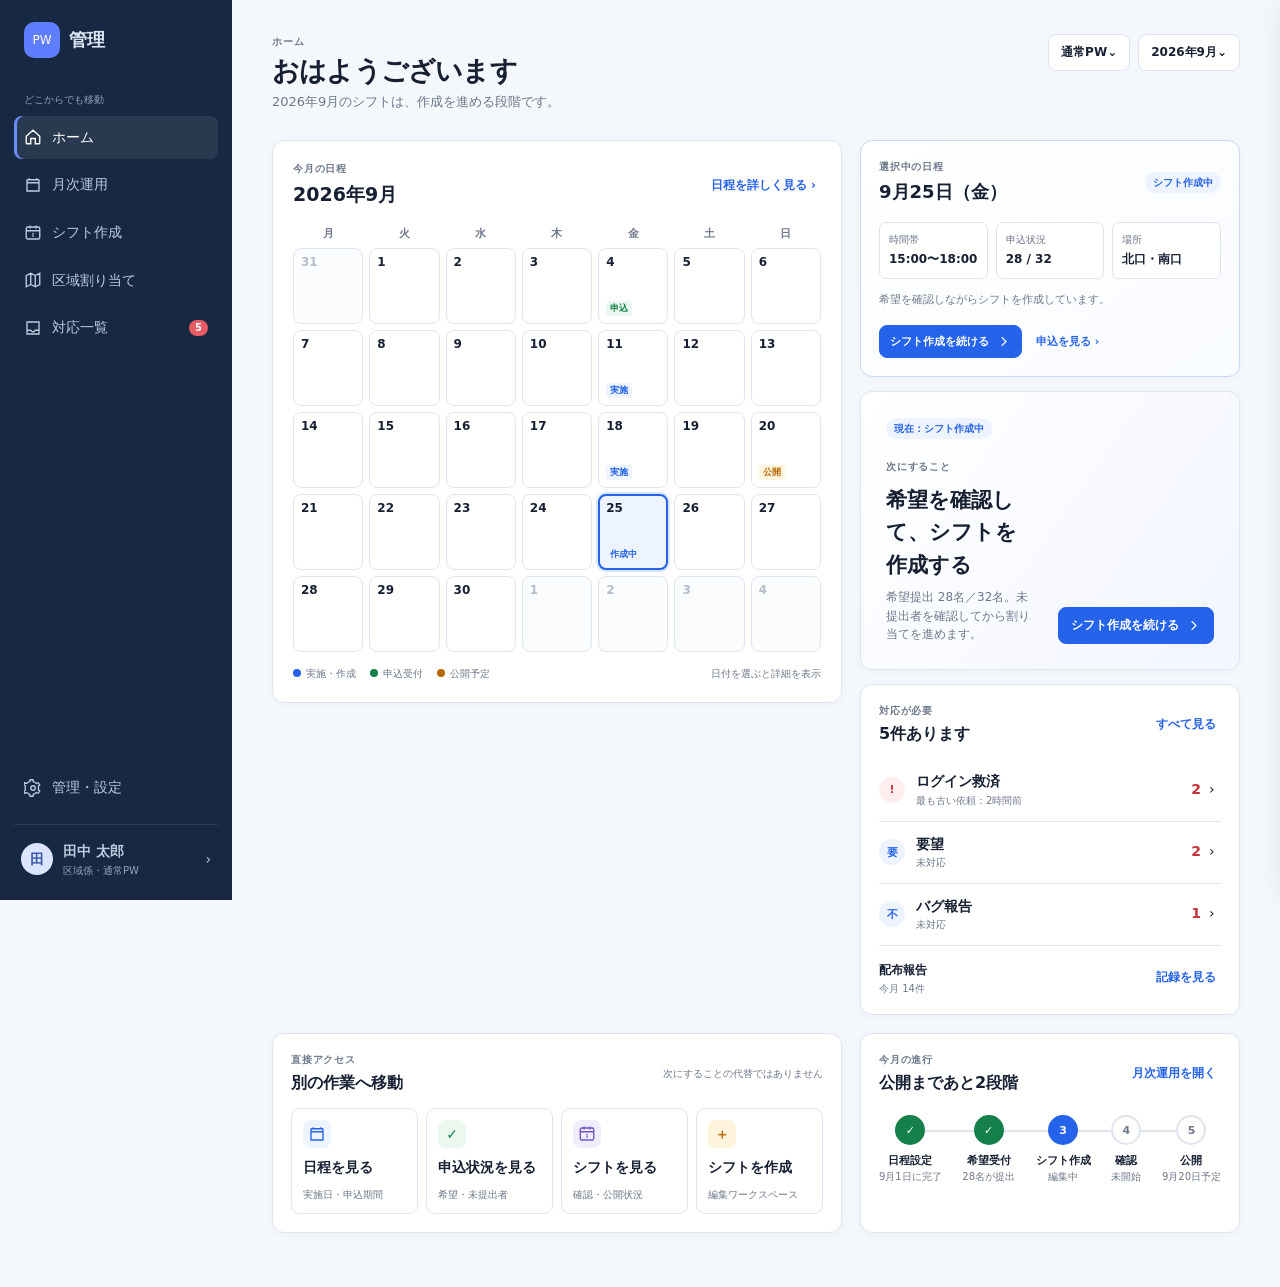
<file: mockup/index.html>
<!doctype html>
<html lang="ja">
<head>
  <meta charset="utf-8"><meta name="viewport" content="width=device-width,initial-scale=1">
  <meta name="description" content="PW管理アプリの情報設計・操作方式モックアップ">
  <title>PW管理｜UX再設計モック</title>
  <link rel="stylesheet" href="styles.css?v=3">
</head>
<body>
<svg class="sprite" aria-hidden="true">
  <symbol id="home" viewBox="0 0 24 24"><path d="m3 11 9-8 9 8v9a1 1 0 0 1-1 1h-5v-7H9v7H4a1 1 0 0 1-1-1Z"/></symbol>
  <symbol id="calendar" viewBox="0 0 24 24"><path d="M7 3v3m10-3v3M4 9h16M5 5h14a1 1 0 0 1 1 1v14H4V6a1 1 0 0 1 1-1Z"/></symbol>
  <symbol id="map" viewBox="0 0 24 24"><path d="m3 6 6-3 6 3 6-3v15l-6 3-6-3-6 3Zm6-3v15m6-12v15"/></symbol>
  <symbol id="shift" viewBox="0 0 24 24"><rect x="3" y="4" width="18" height="16" rx="2"/><path d="M3 9h18M8 2v4m8-4v4m-5 7h2m-2 3h2"/></symbol>
  <symbol id="inbox" viewBox="0 0 24 24"><path d="M4 4h16v16H4Zm0 11h5l2 2h2l2-2h5"/></symbol>
  <symbol id="settings" viewBox="0 0 24 24"><circle cx="12" cy="12" r="3"/><path d="M19 14.5a8 8 0 0 0 0-5l2-1.5-2-3-2.4 1a8 8 0 0 0-4.3-2.5L12 1H8l-.3 2.5A8 8 0 0 0 3.4 6L1 5 0 8l2 1.5a8 8 0 0 0 0 5L0 16l1 3 2.4-1 4.3 2.5L8 23h4l.3-2.5a8 8 0 0 0 4.3-2.5l2.4 1 2-3Z"/></symbol>
  <symbol id="arrow" viewBox="0 0 24 24"><path d="m9 5 7 7-7 7"/></symbol>
  <symbol id="check" viewBox="0 0 24 24"><path d="m5 12 4 4L19 6"/></symbol>
</svg>

<div class="app">
  <aside class="sidebar">
    <button class="brand" data-page="home"><span>PW</span><b>管理</b></button>
    <p class="nav-caption">どこからでも移動</p>
    <nav class="nav" aria-label="グローバルナビゲーション">
      <button class="nav-item active" data-page="home"><svg><use href="#home"/></svg>ホーム</button>
      <button class="nav-item" data-page="monthly"><svg><use href="#calendar"/></svg>月次運用</button>
      <button class="nav-item" data-page="shift"><svg><use href="#shift"/></svg>シフト作成</button>
      <button class="nav-item" data-page="territory"><svg><use href="#map"/></svg>区域割り当て</button>
      <button class="nav-item" data-page="inbox"><svg><use href="#inbox"/></svg>対応一覧 <b class="badge">5</b></button>
    </nav>
    <div class="grow"></div>
    <button class="nav-item" data-page="settings"><svg><use href="#settings"/></svg>管理・設定</button>
    <button class="account" data-open-sheet="account"><span class="avatar">田</span><span><b>田中 太郎</b><small>区域係・通常PW</small></span><span>›</span></button>
  </aside>

  <header class="mobile-head"><button class="brand" data-page="home"><span>PW</span><b>管理</b></button><button class="avatar" data-open-sheet="account" aria-label="アカウント">田</button></header>

  <main id="main" tabindex="-1">
    <section class="page active" data-view="home">
      <header class="page-head"><div><p class="eyebrow">ホーム</p><h1>おはようございます</h1><p class="lead">2026年9月のシフトは、作成を進める段階です。</p></div><div class="context"><button class="chip" data-context="pw">通常PW⌄</button><button class="chip" data-context="month">2026年9月⌄</button></div></header>
      <div class="home-command-grid">
        <section class="section home-calendar-card">
          <div class="section-head"><div><p class="eyebrow">今月の日程</p><h2>2026年9月</h2></div><button class="text-button" data-page="monthly" data-month-tab="schedule">日程を詳しく見る ›</button></div>
          <div class="home-calendar" role="grid" aria-label="2026年9月の日程">
            <b role="columnheader">月</b><b role="columnheader">火</b><b role="columnheader">水</b><b role="columnheader">木</b><b role="columnheader">金</b><b role="columnheader">土</b><b role="columnheader">日</b>
            <button class="home-day outside" type="button" role="gridcell" data-home-date="2026-08-31" aria-label="8月31日"><span class="day-number">31</span></button>
            <button class="home-day" type="button" role="gridcell" data-home-date="2026-09-01" aria-label="9月1日"><span class="day-number">1</span></button>
            <button class="home-day" type="button" role="gridcell" data-home-date="2026-09-02" aria-label="9月2日"><span class="day-number">2</span></button>
            <button class="home-day" type="button" role="gridcell" data-home-date="2026-09-03" aria-label="9月3日"><span class="day-number">3</span></button>
            <button class="home-day event-green" type="button" role="gridcell" data-home-date="2026-09-04" aria-label="9月4日 申込受付開始"><span class="day-number">4</span><span class="day-status">申込</span></button>
            <button class="home-day" type="button" role="gridcell" data-home-date="2026-09-05" aria-label="9月5日"><span class="day-number">5</span></button>
            <button class="home-day" type="button" role="gridcell" data-home-date="2026-09-06" aria-label="9月6日"><span class="day-number">6</span></button>
            <button class="home-day" type="button" role="gridcell" data-home-date="2026-09-07" aria-label="9月7日"><span class="day-number">7</span></button>
            <button class="home-day" type="button" role="gridcell" data-home-date="2026-09-08" aria-label="9月8日"><span class="day-number">8</span></button>
            <button class="home-day" type="button" role="gridcell" data-home-date="2026-09-09" aria-label="9月9日"><span class="day-number">9</span></button>
            <button class="home-day" type="button" role="gridcell" data-home-date="2026-09-10" aria-label="9月10日"><span class="day-number">10</span></button>
            <button class="home-day event-blue" type="button" role="gridcell" data-home-date="2026-09-11" aria-label="9月11日 実施"><span class="day-number">11</span><span class="day-status">実施</span></button>
            <button class="home-day" type="button" role="gridcell" data-home-date="2026-09-12" aria-label="9月12日"><span class="day-number">12</span></button>
            <button class="home-day" type="button" role="gridcell" data-home-date="2026-09-13" aria-label="9月13日"><span class="day-number">13</span></button>
            <button class="home-day" type="button" role="gridcell" data-home-date="2026-09-14" aria-label="9月14日"><span class="day-number">14</span></button>
            <button class="home-day" type="button" role="gridcell" data-home-date="2026-09-15" aria-label="9月15日"><span class="day-number">15</span></button>
            <button class="home-day" type="button" role="gridcell" data-home-date="2026-09-16" aria-label="9月16日"><span class="day-number">16</span></button>
            <button class="home-day" type="button" role="gridcell" data-home-date="2026-09-17" aria-label="9月17日"><span class="day-number">17</span></button>
            <button class="home-day event-blue" type="button" role="gridcell" data-home-date="2026-09-18" aria-label="9月18日 実施"><span class="day-number">18</span><span class="day-status">実施</span></button>
            <button class="home-day" type="button" role="gridcell" data-home-date="2026-09-19" aria-label="9月19日"><span class="day-number">19</span></button>
            <button class="home-day event-amber" type="button" role="gridcell" data-home-date="2026-09-20" aria-label="9月20日 シフト公開予定"><span class="day-number">20</span><span class="day-status">公開</span></button>
            <button class="home-day" type="button" role="gridcell" data-home-date="2026-09-21" aria-label="9月21日"><span class="day-number">21</span></button>
            <button class="home-day" type="button" role="gridcell" data-home-date="2026-09-22" aria-label="9月22日"><span class="day-number">22</span></button>
            <button class="home-day" type="button" role="gridcell" data-home-date="2026-09-23" aria-label="9月23日"><span class="day-number">23</span></button>
            <button class="home-day" type="button" role="gridcell" data-home-date="2026-09-24" aria-label="9月24日"><span class="day-number">24</span></button>
            <button class="home-day event-blue selected" type="button" role="gridcell" data-home-date="2026-09-25" aria-label="9月25日 実施 シフト作成中" aria-pressed="true"><span class="day-number">25</span><span class="day-status">作成中</span></button>
            <button class="home-day" type="button" role="gridcell" data-home-date="2026-09-26" aria-label="9月26日"><span class="day-number">26</span></button>
            <button class="home-day" type="button" role="gridcell" data-home-date="2026-09-27" aria-label="9月27日"><span class="day-number">27</span></button>
            <button class="home-day" type="button" role="gridcell" data-home-date="2026-09-28" aria-label="9月28日"><span class="day-number">28</span></button>
            <button class="home-day" type="button" role="gridcell" data-home-date="2026-09-29" aria-label="9月29日"><span class="day-number">29</span></button>
            <button class="home-day" type="button" role="gridcell" data-home-date="2026-09-30" aria-label="9月30日"><span class="day-number">30</span></button>
            <button class="home-day outside" type="button" role="gridcell" data-home-date="2026-10-01" aria-label="10月1日"><span class="day-number">1</span></button>
            <button class="home-day outside" type="button" role="gridcell" data-home-date="2026-10-02" aria-label="10月2日"><span class="day-number">2</span></button>
            <button class="home-day outside" type="button" role="gridcell" data-home-date="2026-10-03" aria-label="10月3日"><span class="day-number">3</span></button>
            <button class="home-day outside" type="button" role="gridcell" data-home-date="2026-10-04" aria-label="10月4日"><span class="day-number">4</span></button>
          </div>
          <div class="home-calendar-legend"><span><i class="blue-dot"></i>実施・作成</span><span><i class="green-dot"></i>申込受付</span><span><i class="amber-dot"></i>公開予定</span><small>日付を選ぶと詳細を表示</small></div>
        </section>
        <div class="home-summary">
          <section class="section selected-day-card" aria-live="polite"><div class="section-head"><div><p class="eyebrow">選択中の日程</p><h2 id="home-date-title">9月25日（金）</h2></div><span class="status current" id="home-date-status">シフト作成中</span></div><dl class="home-day-meta"><div><dt>時間帯</dt><dd id="home-date-time">15:00〜18:00</dd></div><div><dt>申込状況</dt><dd id="home-date-applications">28 / 32</dd></div><div><dt>場所</dt><dd id="home-date-places">北口・南口</dd></div></dl><p class="home-date-note" id="home-date-note">希望を確認しながらシフトを作成しています。</p><div class="home-date-actions"><button class="button primary" id="home-primary-action" data-page="shift"><span id="home-primary-label">シフト作成を続ける</span><svg><use href="#arrow"/></svg></button><button class="text-button" id="home-secondary-action" data-page="monthly" data-month-tab="wishes"><span id="home-secondary-label">申込を見る</span> ›</button></div></section>
          <section class="next-action"><div><span class="status current">現在：シフト作成中</span><p class="eyebrow action-label">次にすること</p><h2>希望を確認して、シフトを作成する</h2><p>希望提出 28名／32名。未提出者を確認してから割り当てを進めます。</p></div><button class="button primary" data-page="shift">シフト作成を続ける <svg><use href="#arrow"/></svg></button></section>
          <aside class="attention section"><div class="section-head"><div><p class="eyebrow">対応が必要</p><h2>5件あります</h2></div><button class="text-button" data-page="inbox">すべて見る</button></div><button class="attention-row" data-page="inbox"><i class="urgent">!</i><span><b>ログイン救済</b><small>最も古い依頼：2時間前</small></span><strong>2</strong>›</button><button class="attention-row" data-page="inbox"><i>要</i><span><b>要望</b><small>未対応</small></span><strong>2</strong>›</button><button class="attention-row" data-page="inbox"><i>不</i><span><b>バグ報告</b><small>未対応</small></span><strong>1</strong>›</button><div class="record"><span><b>配布報告</b><small>今月 14件</small></span><button class="text-button" data-page="inbox">記録を見る</button></div></aside>
        </div>
      </div>
      <div class="home-lower-grid">
        <section class="section"><div class="section-head"><div><p class="eyebrow">直接アクセス</p><h2>別の作業へ移動</h2></div><span class="hint">次にすることの代替ではありません</span></div><div class="quick-grid"><button data-page="monthly" data-month-tab="schedule"><span class="quick-icon blue"><svg><use href="#calendar"/></svg></span><b>日程を見る</b><small>実施日・申込期間</small></button><button data-page="monthly" data-month-tab="wishes"><span class="quick-icon green">✓</span><b>申込状況を見る</b><small>希望・未提出者</small></button><button data-page="monthly" data-month-tab="shifts"><span class="quick-icon purple"><svg><use href="#shift"/></svg></span><b>シフトを見る</b><small>確認・公開状況</small></button><button data-page="shift"><span class="quick-icon amber">＋</span><b>シフトを作成</b><small>編集ワークスペース</small></button></div></section>
        <section class="section"><div class="section-head"><div><p class="eyebrow">今月の進行</p><h2>公開まであと2段階</h2></div><button class="text-button" data-page="monthly">月次運用を開く</button></div><ol class="progress"><li class="done"><i>✓</i><span><b>日程設定</b><small>9月1日に完了</small></span></li><li class="done"><i>✓</i><span><b>希望受付</b><small>28名が提出</small></span></li><li class="now"><i>3</i><span><b>シフト作成</b><small>編集中</small></span></li><li><i>4</i><span><b>確認</b><small>未開始</small></span></li><li><i>5</i><span><b>公開</b><small>9月20日予定</small></span></li></ol></section>
      </div>
    </section>

    <section class="page" data-view="monthly">
      <header class="page-head compact"><div><p class="eyebrow">月次運用</p><h1>2026年9月・通常PW</h1><p class="lead">日程・申込・シフト確認を同じ月の文脈で横断します。</p></div><div class="context"><button class="chip" data-context="pw">通常PW⌄</button><button class="chip" data-context="month">2026年9月⌄</button></div></header>
      <div class="monthly-tabs" role="tablist"><button class="tab active" data-month-tab="schedule">日程</button><button class="tab" data-month-tab="wishes">申込状況 <b>28/32</b></button><button class="tab" data-month-tab="shifts">シフト一覧・確認</button></div>
      <div class="month-view active" data-month-view="schedule"><div class="view-toolbar"><div><span class="status done">設定済み</span><h2>日程・カレンダー</h2><p>実施日、申込期間、シフト公開日を確認・設定します。</p></div><button class="button primary" data-dialog="schedule">予定表を確認・承認</button></div><div class="calendar-card"><div class="calendar-head"><button class="round">‹</button><b>2026年9月</b><button class="round">›</button><button class="chip">年月を選ぶ⌄</button></div><div class="legend"><span><i class="blue-dot"></i>実施日</span><span><i class="green-dot"></i>申込期間</span><span><i class="amber-dot"></i>公開予定</span></div><div class="calendar"><b>月</b><b>火</b><b>水</b><b>木</b><b>金</b><b>土</b><b>日</b><span class="muted">31</span><span>1</span><span>2</span><span>3</span><span>4<em class="mark green">申込</em></span><span>5</span><span>6</span><span>7</span><span>8</span><span>9</span><span>10</span><span>11<em class="mark blue">実施</em></span><span>12</span><span>13</span><span>14</span><span>15</span><span>16</span><span>17</span><span>18<em class="mark blue">実施</em></span><span>19</span><span>20<em class="mark amber">公開</em></span><span>21</span><span>22</span><span>23</span><span>24</span><span class="selected">25<em class="mark blue">実施</em></span><span>26</span><span>27</span><span>28</span><span>29</span><span>30</span><span class="muted">1</span><span class="muted">2</span><span class="muted">3</span><span class="muted">4</span></div><div class="date-line"><b>9月25日（金）</b><span>15:00〜18:00　北口・南口</span><span class="status done">設定済み</span></div></div><div class="mini-cards"><div><small>申込開始</small><b>9月4日</b></div><div><small>希望締切</small><b>9月14日</b></div><div><small>シフト公開</small><b>9月20日</b></div></div></div>
      <div class="month-view" data-month-view="wishes"><div class="view-toolbar"><div><span class="status done">受付終了</span><h2>申込状況</h2><p>希望時間、コメント、未申込者を確認してシフト作成へ進みます。</p></div><button class="button secondary" data-page="shift">希望確認を開く</button></div><div class="stats"><div><b>28</b><small>提出済み</small></div><div class="warn-stat"><b>4</b><small>未提出</small></div><div><b>12</b><small>9/25参加希望</small></div></div><div class="data-table"><div class="table-row head"><span>氏名</span><span>希望時間</span><span>状態</span><span>コメント</span></div><div class="table-row"><b>佐藤 太郎</b><span>15:00〜18:00</span><span class="status done">提出済み</span><span>北口希望</span></div><div class="table-row"><b>鈴木 花子</b><span>15:00〜17:00</span><span class="status done">提出済み</span><span>責任者可</span></div><div class="table-row"><b>高橋 一郎</b><span>16:00〜18:00</span><span class="status wait">提出済み</span><span>カート不可</span></div><div class="table-row"><b>山田 次郎</b><span>—</span><span class="status alert">未提出</span><span>確認が必要</span></div></div></div>
      <div class="month-view" data-month-view="shifts"><div class="view-toolbar"><div><span class="status current">編集中</span><h2>シフト一覧・確認</h2><p>作成結果、確認者、公開条件を一覧で確認します。</p></div><button class="button primary" data-page="shift">シフト作成を開く</button></div><div class="shift-list"><button data-page="shift"><span><b>9月25日（金）</b><small>15:00〜18:00　北口・南口</small></span><span class="status current">編集中</span>›</button><button><span><b>9月18日（金）</b><small>15:00〜18:00　北口・南口</small></span><span class="status wait">確認待ち</span>›</button><button><span><b>9月11日（金）</b><small>15:00〜18:00　北口・南口</small></span><span class="status done">公開済み</span>›</button></div></div>
    </section>

    <section class="page" data-view="shift">
      <header class="shift-head"><div><button class="back" data-page="monthly">‹ 月次運用</button><p class="eyebrow">独立ワークスペース</p><h1>シフト作成 <span class="status current" id="publish-state">編集中</span></h1></div><div class="shift-context"><button class="chip" data-context="pw">通常PW⌄</button><button class="chip" data-context="month">2026年9月⌄</button><span class="save saved" id="save-state">● 保存済み</span></div></header>
      <div class="shift-toolbar"><div class="shift-axis"><div class="date-tabs"><button class="chip selected" data-shift-date="9月25日（金）">9月25日（金）</button><button class="chip" data-shift-date="10月2日（金）">10月2日（金）</button><button class="chip" data-shift-date="10月9日（金）">10月9日（金）</button></div><div class="time-tabs"><span>時間帯</span><button class="chip selected" data-shift-time="15:00">15:00</button><button class="chip" data-shift-time="16:00">16:00</button><button class="chip" data-shift-time="17:00">17:00</button></div></div><div class="tool-buttons"><button class="button secondary" data-split>希望と作成を分割</button><button class="button secondary" data-compare-toggle>比較</button><button class="button secondary" data-open-sheet="ai">AI原案</button><button class="button secondary" data-action="undo">↶</button><button class="button secondary" data-action="redo">↷</button><button class="button primary" data-dialog="check">チェック</button></div></div>
      <div class="mobile-tools"><button data-open-sheet="applicants">申込者 <b>12</b></button><button data-compare-toggle>比較</button><button data-dialog="check">チェック</button></div>
      <div class="shift-shell" id="shift-shell">
        <aside class="people-panel"><div class="panel-head"><h2>参加希望 <b>12名</b></h2><small>長押し／ドラッグ、または選択して枠をタップ</small></div><button class="person" draggable="true" data-person="佐藤 太郎"><i>佐</i><span><b>佐藤 太郎</b><small>15:00〜18:00　責任者可</small></span><em>3回</em></button><button class="person" draggable="true" data-person="鈴木 花子"><i>鈴</i><span><b>鈴木 花子</b><small>15:00〜17:00　カート不可</small></span><em>2回</em></button><button class="person" draggable="true" data-person="高橋 一郎"><i>高</i><span><b>高橋 一郎</b><small>16:00〜18:00　カート可</small></span><em>1回</em></button><button class="person" draggable="true" data-person="伊藤 美咲"><i>伊</i><span><b>伊藤 美咲</b><small>15:00〜18:00</small></span><em>2回</em></button><button class="more">ほか8名を表示 ›</button><div class="selected-person" id="selected-person">未選択：人を選んでから配置先をタップできます</div></aside>
        <aside class="request-panel"><div class="panel-head"><h2>希望確認</h2><small>申込全体を横に見ながら作成</small></div><div class="request-summary"><b>28/32</b><span>提出済み</span><b class="red">4</b><span>未提出</span></div><div class="request-row"><b>9/25</b><span>佐藤・鈴木・高橋ほか12名</span><em>希望一覧</em></div><div class="request-row"><b>10/2</b><span>提出 26名／32名</span><em>比較可</em></div><div class="request-row"><b>10/9</b><span>提出 19名／32名</span><em>受付中</em></div><p class="panel-note">分割中も編集対象は中央の作業表です。</p></aside>
        <section class="board"><div class="board-banner"><b>能力を維持した操作</b><span>配置・置換・解除／責任者／カートを同じ作業面で確認</span></div><div class="board-scroll"><div class="assign-head"><span>時間</span><span>北口</span><span>南口</span></div><div class="assign-row focused" data-time="15:00"><b>15:00</b><button class="cell" data-cell="15-north" data-person-name="佐藤 太郎"><span class="cell-person">佐藤 太郎</span><small class="cart" data-cart>カート 5</small><em>責任者</em></button><button class="cell empty" data-cell="15-south"><span class="cell-person">＋ 割り当て</span></button></div><div class="assign-row" data-time="16:00"><b>16:00</b><button class="cell" data-cell="16-north" data-person-name="鈴木 花子"><span class="cell-person">鈴木 花子</span><small class="cart" data-cart>カート 8</small></button><button class="cell" data-cell="16-south" data-person-name="高橋 一郎"><span class="cell-person">高橋 一郎</span><em>責任者</em></button></div><div class="assign-row" data-time="17:00"><b>17:00</b><button class="cell warning" data-cell="17-north"><span class="cell-person">1名不足</span><em>警告</em></button><button class="cell" data-cell="17-south" data-person-name="佐藤 太郎"><span class="cell-person">佐藤 太郎</span><small class="cart" data-cart>カート 3</small></button></div></div><div class="role-line"><span>担当レイヤー</span><button class="role" data-role="責任者">責任者：佐藤 太郎</button><button class="role" data-role="カート担当">カート担当：鈴木 花子</button><button class="role" data-role="場所列">場所列：北口・南口＋</button></div><div class="board-foot"><span class="save" id="board-message">変更は自動保存されます</span><button class="text-button" data-dialog="check">公開前チェックを見る</button></div></section>
        <aside class="compare-panel" id="compare-panel"><div class="panel-head"><h2>比較・参照 <button class="close-compare" data-compare-toggle>×</button></h2><small>参照側は編集されません</small></div><div class="compare-tabs"><button class="active" data-compare-date="9月18日">9月18日</button><button data-compare-date="10月2日">10月2日</button></div><div class="compare-times"><button class="active" data-compare-time="15:00">15:00</button><button data-compare-time="16:00">16:00</button><button data-compare-time="17:00">17:00</button></div><div class="compare-card"><b data-compare-summary>9月18日 15:00</b><p>北口　田中・山田</p><p>南口　伊藤・佐藤</p><span class="status done">確認完了</span></div><div class="compare-card"><b>責任者・カート</b><p>責任者：田中 太郎</p><p>カート：5、8</p></div></aside>
      </div>
      <div class="shift-status"><span>検証：<b class="red">1件の警告</b>（17:00 北口）</span><span>公開条件：確認者 2名の確認が必要</span><button class="button secondary" data-dialog="publish">公開条件</button><button class="button primary" data-dialog="check">シフト作成完了へ</button></div>
    </section>

    <section class="page simple" data-view="territory"><header class="page-head"><div><p class="eyebrow">区域割り当て</p><h1>区域の現況</h1><p class="lead">区域一覧・隣接・プール・グループ・回収・バックアップをここから管理します。</p></div></header><div class="metrics"><div><b>12</b><small>割当中</small></div><div class="amber-metric"><b>3</b><small>回収待ち</small></div><div><b>26</b><small>ストック</small></div></div><section class="section"><div class="section-head"><div><p class="eyebrow">次の処理</p><h2>回収待ちの区域</h2></div><button class="button secondary" data-open-sheet="territory">区域一覧を開く</button></div><div class="list"><button data-open-sheet="territory"><b>区域 17</b><span>中央グループ・8月20日から</span><span class="status wait">回収待ち</span>›</button><button data-open-sheet="territory"><b>区域 23</b><span>北グループ・8月28日から</span><span class="status wait">回収待ち</span>›</button></div></section><div class="subnav"><button data-open-sheet="territory">区域一覧・割当操作</button><button data-open-sheet="territory">隣接関係</button><button data-open-sheet="territory">プール管理</button><button data-open-sheet="territory">グループ管理</button><button data-open-sheet="territory">バックアップ</button></div></section>

    <section class="page simple" data-view="inbox"><header class="page-head"><div><p class="eyebrow">対応一覧</p><h1>未対応 5件</h1><p class="lead">ログイン救済・要望・バグ報告を優先順位順に処理します。配布報告は記録として分離しています。</p></div><button class="chip">未対応のみ⌄</button></header><div class="inbox"><nav class="inbox-types"><button class="active">すべて <b>5</b></button><button>ログイン救済 <b>2</b></button><button>要望 <b>2</b></button><button>バグ報告 <b>1</b></button><button>配布報告 <b class="neutral">14</b></button></nav><div class="messages"><button class="selected" data-open-sheet="message"><i class="urgent">!</i><span><b>ログインできません</b><small>山田 花子・2時間前</small></span><em class="status alert">未対応</em></button><button data-open-sheet="message"><i>要</i><span><b>希望提出期間について</b><small>佐藤 太郎・昨日</small></span><em class="status wait">未対応</em></button><button data-open-sheet="message"><i>不</i><span><b>写真が表示されない</b><small>鈴木 一郎・2日前</small></span><em class="status wait">未対応</em></button></div><article class="message-detail"><p class="eyebrow">ログイン救済</p><h2>ログインできません</h2><small>山田 花子・9月14日 9:32</small><p>Googleアカウントを変更したところ、ログインできなくなりました。</p><button class="button primary">救済設定を開く</button></article></div></section>

    <section class="page simple" data-view="settings"><header class="page-head"><div><p class="eyebrow">管理・設定</p><h1>アプリ全体の管理</h1><p class="lead">低頻度の機能も入口と目的が分かるように分類しています。</p></div></header><div class="settings"><section><h2>人と権限</h2><button>メンバー<small>追加・編集・有効／無効</small>›</button><button>アクセス許可<small>許可メール・メンバー紐付け</small>›</button><button>立ち位置<small>役割・権限の同期プレビュー</small>›</button><button>代理送信・夫婦<small>希望提出に使う関係設定</small>›</button></section><section><h2>表示内容</h2><button>お知らせ<small>追加・編集・削除</small>›</button><button>写真<small>カート展示写真の管理</small>›</button></section><section><h2>限定PW・その他</h2><button>限定PW設定<small>期間・表示・対象メンバー</small>›</button><button>ログ<small>操作・希望提出・ログイン履歴</small>›</button><button>マニュアル／ホームに追加<small>使い方とPWA設定</small>›</button></section></div></section>
  </main>

  <nav class="bottom-nav" aria-label="スマホ用ナビゲーション"><button data-page="home" class="active"><svg><use href="#home"/></svg>ホーム</button><button data-page="monthly"><svg><use href="#calendar"/></svg>月次</button><button data-page="shift"><svg><use href="#shift"/></svg>シフト</button><button data-page="territory"><svg><use href="#map"/></svg>区域</button><button data-page="settings"><svg><use href="#settings"/></svg>その他 <b>5</b></button></nav>
</div>
<div class="scrim" id="scrim"></div><aside class="sheet" id="sheet" aria-hidden="true"><div class="handle"></div><div id="sheet-content"></div><button class="button secondary sheet-close" data-close>閉じる</button></aside>
<div class="context-menu" id="context-menu" aria-hidden="true"><p id="context-title">対象を選択</p><button data-context-value="通常PW">通常PW</button><button data-context-value="限定PW">限定PW</button><button data-context-value="2026年8月">2026年8月</button><button data-context-value="2026年9月">2026年9月</button></div>
<div class="picker" id="picker" aria-hidden="true"><p>配置する人を選択</p><button data-picker-value="佐藤 太郎">佐藤 太郎</button><button data-picker-value="鈴木 花子">鈴木 花子</button><button data-picker-value="高橋 一郎">高橋 一郎</button><button data-picker-value="空欄にする">空欄にする</button></div>
<div class="dialog" id="dialog" aria-hidden="true"><div class="dialog-card"><span class="status current">公開前チェック</span><h2 id="dialog-title">3件の確認があります</h2><ul id="check-list"><li>17:00 北口：1名不足</li><li>未提出者 4名を確認してください</li><li>確認者 2名の確認後に公開できます</li></ul><p class="check-result" id="check-result"></p><div class="dialog-actions"><button class="button secondary" data-close>戻る</button><button class="button primary" data-action="run-check">チェックを実行</button><button class="button primary" data-action="complete-shift">作成完了を登録</button><button class="button primary" data-action="publish">公開へ進む</button></div></div></div>
<div class="toast" id="toast" role="status" aria-live="polite"></div>
<script src="app.js?v=3"></script>
</body></html>
</file>
<file: mockup/styles.css>
:root{--ink:#172033;--muted:#6d788a;--line:#dfe5ee;--bg:#f4f7fb;--surface:#fff;--navy:#172942;--blue:#2563eb;--blue2:#edf4ff;--green:#16804a;--green2:#eaf8f0;--amber:#b56a08;--amber2:#fff5dc;--red:#c4313b;--purple:#7254c5;--radius:12px;--shadow:0 10px 30px #17294218;font:14px/1.55 "Noto Sans JP",system-ui,sans-serif}*{box-sizing:border-box}*::-webkit-scrollbar{width:0;height:0}body{margin:0;background:var(--bg);color:var(--ink)}button{font:inherit;color:inherit;cursor:pointer}button:focus-visible{outline:3px solid var(--blue);outline-offset:2px}.sprite{position:absolute;width:0;height:0}.app{min-height:100vh;display:flex}.sidebar{position:fixed;inset:0 auto 0 0;width:232px;background:var(--navy);color:#dce6f4;padding:22px 14px;display:flex;flex-direction:column;z-index:4}.brand{border:0;background:transparent;color:inherit;display:flex;align-items:center;gap:9px;padding:0 10px;font-size:18px}.brand span{display:grid;place-items:center;width:36px;height:36px;border-radius:10px;background:#5e7dff;color:#fff;font-size:12px}.brand b{font-weight:800}.nav-caption{margin:34px 10px 8px;color:#91a2bd;font-size:10px}.nav{display:grid;gap:4px}.nav-item,.account{border:0;background:transparent;color:#bccbe0;display:flex;align-items:center;gap:10px;text-align:left;border-radius:8px;padding:11px 10px}.nav-item:hover,.nav-item.active{background:#ffffff13;color:#fff}.nav-item.active{box-shadow:inset 3px 0 #6c8dff}.nav-item svg,.quick-icon svg,.bottom-nav svg{width:18px;height:18px;fill:none;stroke:currentColor;stroke-width:1.8}.badge,.bottom-nav b{margin-left:auto;min-width:19px;border-radius:10px;background:#e85b62;color:#fff;text-align:center;font-size:10px}.grow{flex:1}.account{border-top:1px solid #ffffff18;border-radius:0;padding:16px 7px 0;margin-top:14px}.account span:nth-child(2){display:grid;flex:1}.account small{color:#91a2bd;font-size:10px}.avatar{display:grid;place-items:center;border:0;width:32px;height:32px;border-radius:50%;background:#dce5ff;color:#3854aa;font-weight:800}.mobile-head,.bottom-nav{display:none}main{width:calc(100% - 232px);margin-left:232px;padding:34px 40px 54px;max-width:1500px}.page{display:none;animation:appear .15s ease}.page.active{display:block}@keyframes appear{from{opacity:.3;transform:translateY(4px)}}.page-head{display:flex;justify-content:space-between;gap:24px;align-items:flex-start;margin-bottom:28px}.page-head.compact{margin-bottom:20px}.page-head h1,.shift-head h1{font-size:27px;line-height:1.25;margin:4px 0 5px;letter-spacing:-.03em}.lead{margin:0;color:var(--muted);font-size:13px}.eyebrow{margin:0;color:var(--muted);font-size:10px;font-weight:800;letter-spacing:.08em;text-transform:uppercase}.context,.shift-context{display:flex;gap:8px;align-items:center}.chip,.button,.text-button,.round{border:1px solid var(--line);background:var(--surface);border-radius:8px;padding:8px 12px;font-weight:700;font-size:12px}.chip:hover,.button.secondary:hover{background:var(--blue2)}.chip.selected{background:var(--blue2);border-color:#b6cdfb;color:var(--blue)}.button{display:inline-flex;align-items:center;justify-content:center;gap:7px}.button svg{width:15px;height:15px;fill:none;stroke:currentColor;stroke-width:2}.button.primary{background:var(--blue);border-color:var(--blue);color:#fff}.button.primary:hover{filter:brightness(.94)}.text-button{border:0;background:transparent;color:var(--blue);padding:5px;font-size:12px}.home-grid{display:grid;grid-template-columns:minmax(0,1fr) 310px;gap:22px}.stack{display:grid;gap:18px}.section,.next-action{border:1px solid var(--line);border-radius:var(--radius);background:var(--surface);box-shadow:0 2px 10px #17294208}.next-action{padding:25px;display:flex;justify-content:space-between;gap:24px;align-items:flex-end;background:linear-gradient(125deg,#fff,#f2f6ff)}.next-action h2{font-size:21px;margin:9px 0 7px}.next-action p:not(.eyebrow){margin:0;color:var(--muted);font-size:12px}.action-label{margin-top:20px}.status{display:inline-flex;align-items:center;padding:3px 8px;border-radius:99px;font-size:10px;font-weight:800;white-space:nowrap}.status.current{background:var(--blue2);color:var(--blue)}.status.done{background:var(--green2);color:var(--green)}.status.wait{background:var(--amber2);color:var(--amber)}.status.alert{background:#ffedef;color:var(--red)}.section{padding:18px}.section-head{display:flex;align-items:center;justify-content:space-between;gap:10px;margin-bottom:13px}.section h2,.attention h2{font-size:16px;margin:3px 0 0}.hint{color:var(--muted);font-size:10px}.quick-grid{display:grid;grid-template-columns:repeat(4,1fr);gap:8px}.quick-grid button{min-height:106px;border:1px solid var(--line);background:#fff;border-radius:9px;text-align:left;padding:11px;display:grid;align-content:space-between}.quick-grid button:hover{border-color:#afc8fc;background:#f9fbff}.quick-grid small,.attention-row small,.record small,.progress small,.person small,.date-line span,.list span,.settings small{display:block;color:var(--muted);font-size:10px}.quick-icon{width:28px;height:28px;border-radius:8px;display:grid;place-items:center;font-weight:900}.quick-icon.blue{background:var(--blue2);color:var(--blue)}.quick-icon.green{background:var(--green2);color:var(--green)}.quick-icon.purple{background:#f0edff;color:var(--purple)}.quick-icon.amber{background:var(--amber2);color:var(--amber)}.progress{display:flex;list-style:none;position:relative;padding:0;margin:20px 0 4px;justify-content:space-between}.progress:before{content:"";position:absolute;top:15px;left:23px;right:23px;height:2px;background:var(--line)}.progress li{position:relative;z-index:1;display:grid;justify-items:center;gap:7px;text-align:center}.progress i{font-style:normal;display:grid;place-items:center;width:30px;height:30px;border-radius:50%;background:#fff;border:2px solid var(--line);color:var(--muted);font-size:11px;font-weight:800}.progress .done i{background:var(--green);border-color:var(--green);color:#fff}.progress .now i{background:var(--blue);border-color:var(--blue);color:#fff}.progress b{display:block;font-size:11px}.attention{align-self:start}.attention-row{width:100%;border:0;border-bottom:1px solid var(--line);background:transparent;padding:12px 0;display:grid;grid-template-columns:29px 1fr auto 12px;gap:8px;align-items:center;text-align:left}.attention-row i,.messages i{display:grid;place-items:center;width:26px;height:26px;border-radius:50%;background:var(--blue2);color:var(--blue);font-style:normal;font-size:11px;font-weight:800}.urgent{background:#ffedef!important;color:var(--red)!important}.attention-row strong{color:var(--red)}.record{display:flex;justify-content:space-between;align-items:center;padding-top:13px}.record b{font-size:12px}.monthly-tabs{display:flex;border-bottom:1px solid var(--line);margin-bottom:20px;gap:5px}.tab{border:0;border-bottom:3px solid transparent;background:transparent;padding:11px 15px;color:var(--muted);font-weight:800;font-size:12px}.tab.active{border-color:var(--blue);color:var(--blue)}.tab b{font-size:10px;margin-left:5px}.month-view{display:none}.month-view.active{display:block}.view-toolbar{display:flex;justify-content:space-between;align-items:center;gap:18px;margin-bottom:14px}.view-toolbar h2{margin:4px 0;font-size:20px}.view-toolbar p{margin:0;color:var(--muted);font-size:12px}.calendar-card{background:var(--surface);border:1px solid var(--line);border-radius:var(--radius);padding:18px}.calendar-head{display:flex;align-items:center;gap:8px;border-bottom:1px solid var(--line);padding-bottom:14px}.calendar-head b{margin:0 auto;font-size:16px}.round{width:30px;height:30px;padding:0;font-size:18px}.legend{display:flex;gap:18px;padding:14px 0;color:var(--muted);font-size:11px}.legend i{display:inline-block;width:8px;height:8px;border-radius:50%;margin-right:5px}.blue-dot{background:var(--blue)}.green-dot{background:var(--green)}.amber-dot{background:var(--amber)}.calendar{display:grid;grid-template-columns:repeat(7,minmax(45px,1fr));gap:5px}.calendar>b{text-align:center;color:var(--muted);font-size:11px}.calendar>span{min-height:67px;border:1px solid var(--line);border-radius:7px;padding:7px;font-size:11px}.calendar>span.selected{border:2px solid var(--blue);padding:6px;background:var(--blue2)}.calendar .muted{color:#b4bdca;background:#fbfcfd}.mark{display:block;width:max-content;border-radius:4px;padding:2px 4px;margin-top:12px;font-size:9px;font-style:normal;font-weight:800}.mark.blue{background:var(--blue2);color:var(--blue)}.mark.green{background:var(--green2);color:var(--green)}.mark.amber{background:var(--amber2);color:var(--amber)}.date-line{display:flex;gap:14px;align-items:center;border-top:1px solid var(--line);padding-top:14px;margin-top:14px;font-size:12px}.date-line span{flex:1}.mini-cards,.metrics,.stats{display:grid;grid-template-columns:repeat(3,1fr);gap:12px;margin-top:14px}.mini-cards div,.metrics div,.stats div{background:var(--surface);border:1px solid var(--line);border-radius:9px;padding:12px}.mini-cards small,.metrics small,.stats small{display:block;color:var(--muted);font-size:10px}.mini-cards b{font-size:15px}.stats b{display:block;color:var(--green);font-size:22px}.stats .warn-stat b,.red{color:var(--red)!important}.data-table{border:1px solid var(--line);border-radius:var(--radius);background:#fff;overflow:hidden}.table-row{display:grid;grid-template-columns:1.1fr 1fr .8fr 1fr;gap:10px;align-items:center;padding:13px 15px;border-bottom:1px solid var(--line);font-size:11px}.table-row:last-child{border-bottom:0}.table-row.head{background:#f8fafc;color:var(--muted);font-size:10px;font-weight:800}.shift-list,.list{border:1px solid var(--line);border-radius:var(--radius);overflow:hidden;background:#fff}.shift-list button,.list button{border:0;border-bottom:1px solid var(--line);width:100%;background:#fff;padding:15px;display:flex;gap:12px;align-items:center;text-align:left}.shift-list button:last-child,.list button:last-child{border-bottom:0}.shift-list button:hover,.list button:hover{background:#f8fbff}.shift-list button>span:first-child,.list button>span:nth-child(2){flex:1}.shift-list small{display:block;color:var(--muted);font-size:11px}.shift-head{display:flex;justify-content:space-between;align-items:flex-start;gap:20px;margin-bottom:18px}.back{border:0;background:transparent;color:var(--blue);font-size:12px;padding:0 0 8px}.shift-head h1{font-size:22px}.shift-head h1 .status{vertical-align:middle;margin-left:8px}.save{color:var(--green);font-size:11px;font-weight:800;white-space:nowrap}.save.pending{color:var(--amber)}.shift-toolbar{display:flex;justify-content:space-between;gap:12px;align-items:center;margin-bottom:10px}.date-tabs,.tool-buttons{display:flex;gap:6px;align-items:center}.tool-buttons .button{padding:7px 9px;font-size:11px}.mobile-tools{display:none}.shift-shell{display:grid;grid-template-columns:215px minmax(360px,1fr) 270px;gap:0;min-height:520px;border:1px solid var(--line);border-radius:var(--radius);background:var(--surface);overflow:hidden}.shift-shell.split{grid-template-columns:205px 200px minmax(360px,1fr) 250px}.people-panel,.request-panel,.compare-panel{background:#fbfcfe;border-right:1px solid var(--line);min-width:0}.panel-head{padding:14px;border-bottom:1px solid var(--line)}.panel-head h2{font-size:14px;margin:0 0 3px}.panel-head h2 b{font-size:11px;color:var(--purple)}.panel-head small{color:var(--muted);font-size:10px}.person{border:0;border-bottom:1px solid var(--line);background:transparent;width:100%;display:flex;align-items:center;gap:7px;padding:11px;text-align:left}.person:hover,.person.selected{background:var(--blue2)}.person i{width:27px;height:27px;display:grid;place-items:center;background:#dfe7ff;color:#3d57a8;border-radius:50%;font-style:normal;font-weight:800;font-size:11px}.person span{flex:1;min-width:0}.person b{display:block;font-size:11px}.person em{font-style:normal;color:var(--purple);font-size:10px}.more{border:0;background:transparent;color:var(--blue);padding:12px;font-size:11px}.selected-person{margin:10px;padding:9px;background:#fff;border:1px dashed #b6c9ef;border-radius:7px;color:var(--muted);font-size:10px}.request-panel{display:none}.shift-shell.split .request-panel{display:block}.request-summary{display:flex;align-items:baseline;gap:6px;padding:12px;border-bottom:1px solid var(--line);font-size:10px}.request-summary b{font-size:19px;color:var(--green)}.request-summary .red{font-size:19px;margin-left:8px}.request-row{display:grid;gap:2px;padding:11px 12px;border-bottom:1px solid var(--line);font-size:10px}.request-row em{font-style:normal;color:var(--blue);font-size:9px}.panel-note{padding:12px;color:var(--muted);font-size:10px;line-height:1.6}.board{min-width:0;padding:14px}.board-banner{display:flex;gap:8px;align-items:center;flex-wrap:wrap;background:#f3f6fc;border:1px solid #cedaf1;border-radius:7px;padding:8px 10px;margin-bottom:13px;color:#38537f;font-size:10px}.board-banner b{color:var(--blue)}.board-scroll{overflow-x:auto}.assign-head,.assign-row{display:grid;grid-template-columns:58px repeat(2,minmax(130px,1fr));min-width:345px}.assign-head span{background:#edf8f1;color:var(--green);padding:8px;font-weight:800;font-size:10px;border:1px solid var(--line);border-bottom:0}.assign-row>b{background:#f8fafc;padding:12px 8px;font-size:11px;border:1px solid var(--line);border-bottom:0}.cell{position:relative;min-height:74px;text-align:left;border:1px solid var(--line);border-bottom:0;background:#fff;padding:10px;font-size:11px}.cell:hover,.cell.drop-target{background:var(--blue2);border-color:#9cbcf6}.cell.empty{color:var(--muted);border-style:dashed}.cell.warning{background:var(--amber2);border-color:#efd18c;color:var(--amber)}.cell-person{display:block;font-weight:800}.cell em{display:block;color:var(--blue);font-size:9px;font-style:normal;margin-top:4px}.cell.warning em{color:var(--amber)}.cart{display:inline-block;background:var(--green2);color:var(--green);border-radius:4px;padding:2px 4px;margin-top:6px;font-size:9px}.role-line{display:flex;gap:6px;align-items:center;flex-wrap:wrap;border-top:1px solid var(--line);padding-top:12px;margin-top:14px;font-size:10px;color:var(--muted)}.role{border:1px solid var(--line);border-radius:6px;background:#fff;padding:5px 7px;font-size:10px}.board-foot{display:flex;align-items:center;justify-content:space-between;gap:8px;margin-top:13px}.compare-panel{border-right:0;border-left:1px solid var(--line);display:none}.compare-panel.open{display:block}.close-compare{float:right;border:0;background:transparent;font-size:19px;line-height:1}.compare-tabs,.compare-times{display:flex;gap:4px;padding:10px 12px;border-bottom:1px solid var(--line);overflow-x:auto}.compare-tabs button,.compare-times button{border:1px solid var(--line);background:#fff;border-radius:6px;padding:5px 7px;white-space:nowrap;font-size:10px}.compare-tabs button.active,.compare-times button.active{background:var(--blue2);border-color:#a9c5f9;color:var(--blue)}.compare-card{margin:12px;border:1px solid var(--line);border-radius:8px;background:#fff;padding:11px;font-size:10px}.compare-card p{margin:5px 0;color:var(--muted)}.shift-status{display:flex;gap:18px;align-items:center;margin-top:10px;background:#fff;border:1px solid var(--line);border-radius:9px;padding:10px 12px;font-size:10px}.shift-status span:first-child{flex:1}.shift-status .button{padding:6px 9px;font-size:10px}.simple .page-head{margin-bottom:22px}.metrics div{text-align:center}.metrics b{display:block;color:var(--blue);font-size:25px}.metrics small{font-size:11px}.amber-metric b{color:var(--amber)!important}.subnav{display:grid;grid-template-columns:repeat(5,1fr);gap:8px;margin-top:16px}.subnav button{border:1px solid var(--line);background:#fff;border-radius:8px;padding:12px;font-size:11px;font-weight:800}.inbox{display:grid;grid-template-columns:170px minmax(300px,1fr) minmax(260px,.8fr);border:1px solid var(--line);border-radius:var(--radius);overflow:hidden;background:#fff;min-height:360px}.inbox-types{padding:9px;background:#f8fafc;border-right:1px solid var(--line)}.inbox-types button{display:flex;justify-content:space-between;width:100%;border:0;background:transparent;text-align:left;padding:10px;border-radius:7px;font-size:11px}.inbox-types button.active{background:var(--blue2);color:var(--blue)}.inbox-types b{color:var(--red)}.inbox-types .neutral{color:var(--muted)}.messages{border-right:1px solid var(--line)}.messages button{width:100%;border:0;border-bottom:1px solid var(--line);background:#fff;padding:14px;display:grid;grid-template-columns:29px 1fr auto;gap:9px;text-align:left;align-items:center}.messages button.selected{background:#f3f7ff}.messages b,.messages small{display:block}.messages b{font-size:11px}.messages small{color:var(--muted);font-size:10px}.message-detail{padding:24px}.message-detail h2{font-size:18px;margin:5px 0}.message-detail>small{color:var(--muted)}.message-detail>p:not(.eyebrow){line-height:1.8;color:var(--muted);font-size:12px;margin:22px 0}.settings{display:grid;grid-template-columns:repeat(3,1fr);gap:16px}.settings h2{font-size:14px;margin:0 0 8px}.settings section{min-width:0}.settings button{display:flex;justify-content:space-between;align-items:center;width:100%;border:0;border-bottom:1px solid var(--line);background:#fff;padding:13px 14px;text-align:left;font-size:12px}.settings button:first-of-type{border-radius:9px 9px 0 0}.settings button:last-child{border-radius:0 0 9px 9px;border:0}.settings section{border:1px solid var(--line);border-radius:9px;overflow:hidden}.settings small{grid-column:1/2;margin-top:2px}.settings button{display:grid;grid-template-columns:1fr auto}.settings button::first-line{font-weight:800}.scrim{position:fixed;inset:0;background:#17294266;opacity:0;pointer-events:none;z-index:10;transition:.18s}.scrim.open{opacity:1;pointer-events:auto}.sheet{position:fixed;z-index:11;right:0;top:0;bottom:0;width:min(410px,92vw);background:#fff;transform:translateX(105%);transition:.2s;box-shadow:-12px 0 30px #17294222;padding:24px 22px 75px;overflow:auto}.sheet.open{transform:none}.handle{display:none}.sheet-close{position:absolute;bottom:20px;left:22px;right:22px;width:calc(100% - 44px)}.context-menu,.picker{position:fixed;z-index:20;display:none;right:40px;top:82px;width:190px;padding:9px;background:#fff;border:1px solid var(--line);border-radius:9px;box-shadow:var(--shadow)}.context-menu.open,.picker.open{display:grid}.context-menu p,.picker p{margin:2px 5px 6px;color:var(--muted);font-size:10px;font-weight:800}.context-menu button,.picker button{border:0;background:#fff;text-align:left;border-radius:6px;padding:8px;font-size:11px}.context-menu button:hover,.picker button:hover{background:var(--blue2);color:var(--blue)}.dialog{position:fixed;inset:0;z-index:15;display:grid;place-items:center;padding:20px;background:#17294266;opacity:0;pointer-events:none}.dialog.open{opacity:1;pointer-events:auto}.dialog-card{width:min(470px,100%);background:#fff;border-radius:14px;padding:24px;box-shadow:var(--shadow)}.dialog-card h2{margin:10px 0 14px;font-size:18px}.dialog-card ul{padding-left:20px;color:var(--muted);font-size:12px;line-height:2}.check-result{min-height:20px;color:var(--green);font-size:11px;font-weight:800}.dialog-actions{display:flex;justify-content:flex-end;gap:7px;flex-wrap:wrap;margin-top:18px}.toast{position:fixed;z-index:30;bottom:20px;right:20px;background:var(--navy);color:#fff;border-radius:8px;padding:9px 13px;font-size:11px;opacity:0;transform:translateY(8px);pointer-events:none;transition:.18s}.toast.show{opacity:1;transform:none}
@media(max-width:1050px){main{padding:28px 24px}.home-grid{grid-template-columns:1fr}.attention{display:block}.settings{grid-template-columns:1fr 1fr}.shift-shell{grid-template-columns:190px minmax(340px,1fr)}.compare-panel{grid-column:1/-1;border-left:0;border-top:1px solid var(--line);min-height:220px}.compare-panel.open{display:grid;grid-template-columns:180px 1fr 1fr}.compare-panel .panel-head{grid-row:span 2}}
@media(max-width:760px){body{font-size:16px}.sidebar{display:none}.mobile-head{height:58px;background:var(--navy);display:flex;align-items:center;justify-content:space-between;padding:10px 16px;position:sticky;top:0;z-index:5}.mobile-head .brand{padding:0;color:#fff}.mobile-head .brand span{width:32px;height:32px}.mobile-head .brand b{font-size:15px}main{width:100%;margin:0;padding:22px 14px 104px}.page-head{display:block;margin-bottom:21px}.page-head h1{font-size:23px}.context{margin-top:12px}.context .chip{padding:7px 9px}.home-grid{display:block}.next-action{display:block;padding:19px}.next-action h2{font-size:19px}.next-action .button{width:100%;margin-top:17px}.section{margin-top:15px;padding:15px}.quick-grid{grid-template-columns:repeat(2,1fr)}.progress{display:grid;gap:13px;margin-top:15px}.progress:before{top:15px;bottom:15px;left:14px;right:auto;width:2px;height:auto}.progress li{display:grid;grid-template-columns:30px 1fr;justify-items:start;text-align:left;gap:10px}.progress b{margin-top:2px}.attention{margin-top:15px}.monthly-tabs{overflow-x:auto;margin-right:-14px;padding-right:14px}.tab{white-space:nowrap;padding:10px 12px}.view-toolbar{display:block}.view-toolbar .button{margin-top:13px}.calendar-card{padding:12px}.calendar{gap:3px}.calendar>span{min-height:54px;padding:5px;font-size:10px}.calendar>span.selected{padding:4px}.mark{margin-top:7px;font-size:8px}.date-line{display:grid;grid-template-columns:1fr auto;gap:5px}.date-line span{grid-column:1/-1}.mini-cards,.metrics,.stats{gap:7px}.mini-cards div,.metrics div,.stats div{padding:10px}.table-row{grid-template-columns:1fr 1fr;padding:11px}.table-row.head{display:none}.table-row span:nth-child(3){justify-self:start}.shift-list button{padding:13px}.shift-head{display:block}.shift-head h1{font-size:20px}.shift-context{margin-top:10px}.shift-toolbar{display:block}.tool-buttons{display:none}.date-tabs{overflow:auto;margin:0 -14px;padding:0 14px}.date-tabs .chip{white-space:nowrap}.mobile-tools{display:grid;grid-template-columns:1fr 1fr 1fr;gap:6px;margin-bottom:9px;position:sticky;top:58px;z-index:3;background:var(--bg);padding:5px 0}.mobile-tools button{border:1px solid var(--line);background:#fff;border-radius:7px;padding:8px;font-size:11px;font-weight:800}.mobile-tools b{color:var(--purple)}.shift-shell,.shift-shell.split{display:block;min-height:0;border-radius:9px}.people-panel,.request-panel{display:none!important}.board{padding:10px}.board-banner{font-size:9px}.assign-head,.assign-row{grid-template-columns:52px repeat(2,minmax(128px,1fr))}.cell{min-height:70px;padding:8px;font-size:10px}.role-line{font-size:9px}.board-foot{display:block}.board-foot .text-button{padding-left:0;margin-top:5px}.compare-panel{display:none!important}.shift-status{display:block;margin-bottom:5px}.shift-status span{display:block;margin-bottom:7px}.shift-status .button{width:100%}.subnav{grid-template-columns:1fr 1fr}.inbox{display:block;min-height:0}.inbox-types{display:flex;overflow:auto;border:0;border-bottom:1px solid var(--line);gap:4px}.inbox-types button{width:auto;white-space:nowrap}.messages{border:0}.message-detail{display:none}.settings{grid-template-columns:1fr;gap:14px}.bottom-nav{position:fixed;display:grid;grid-template-columns:repeat(5,1fr);left:0;right:0;bottom:0;height:70px;background:#fffffff5;border-top:1px solid var(--line);z-index:6;padding-bottom:env(safe-area-inset-bottom)}.bottom-nav button{border:0;background:transparent;color:var(--muted);display:grid;place-items:center;align-content:center;gap:3px;font-size:9px;position:relative}.bottom-nav button.active{color:var(--blue);font-weight:800}.bottom-nav svg{width:19px;height:19px}.bottom-nav b{position:absolute;top:5px;left:calc(50% + 6px);min-width:15px;font-size:9px}.sheet{top:auto;left:0;right:0;bottom:0;width:100%;height:min(75vh,620px);border-radius:18px 18px 0 0;padding:16px 18px 78px;transform:translateY(105%)}.sheet.open{transform:none}.handle{display:block;width:40px;height:4px;background:#d3d9e3;border-radius:5px;margin:0 auto 17px}.sheet-close{left:18px;right:18px;width:calc(100% - 36px)}.context-menu,.picker{right:14px;top:112px;width:calc(100% - 28px)}.dialog{align-items:end;padding:0}.dialog-card{border-radius:18px 18px 0 0;padding:21px 18px calc(20px + env(safe-area-inset-bottom))}.dialog-actions .button{flex:1}.toast{left:14px;right:14px;bottom:82px;text-align:center}.simple .page-head .chip{margin-top:10px}}
.sheet hr{border:0;border-top:1px solid var(--line);margin:18px 0 5px}.sheet h2{font-size:20px;margin:6px 0 10px}.sheet-note{color:var(--muted);font-size:12px;line-height:1.8}.sheet-link,.sheet-person{display:flex;align-items:center;justify-content:space-between;width:100%;border:0;border-bottom:1px solid var(--line);background:#fff;padding:13px 3px;text-align:left;font-size:12px;font-weight:800}.sheet-link:hover,.sheet-person:hover,.sheet-person.selected{background:var(--blue2);color:var(--blue)}.sheet-person small{display:block;margin-left:auto;color:var(--muted);font-size:10px;font-weight:400}.sheet-pills{display:flex;gap:6px;overflow:auto;margin:12px 0}.sheet-pills button{border:1px solid var(--line);background:#fff;border-radius:6px;padding:7px 9px;white-space:nowrap;font-size:11px}.sheet-pills button.selected{background:var(--blue2);border-color:#a9c5f9;color:var(--blue)}.ai-rules{display:grid;gap:7px;background:#f8fafc;border:1px solid var(--line);border-radius:8px;padding:12px;margin:14px 0}.ai-rules span{color:var(--muted);font-size:11px}.ai-rules span:before{content:'✓';color:var(--green);font-weight:800;margin-right:7px}.settings button{font-weight:800}.settings button small{font-weight:400}
/* Keep the mobile shell independent from the desktop sidebar geometry. */
@media(max-width:760px){html,body{width:100%;max-width:100%;overflow-x:hidden}.app{display:block;width:100%;min-height:100vh}.sidebar{display:none!important;width:0!important;margin:0!important;padding:0!important;visibility:hidden}.mobile-head{display:flex;width:100%;max-width:100%;min-width:0}.app>main,main{display:block;width:100%;max-width:none;min-width:0;margin:0;padding:22px 14px calc(104px + env(safe-area-inset-bottom));overflow:visible}.page,.page-head,.home-grid,.stack,.section,.next-action,.simple,.shift-head,.shift-toolbar,.shift-shell,.shift-status,.inbox,.settings{min-width:0;max-width:100%}.shift-shell,.shift-shell.split{width:100%;grid-template-columns:minmax(0,1fr)!important;overflow:hidden}.board{width:100%;max-width:100%;min-width:0;overflow:hidden}.board-scroll{width:100%;max-width:100%;overflow-x:auto}.bottom-nav{width:100%;max-width:100%}}

/* Phase 2: the home screen is a calendar-led command center. */
.home-command-grid{display:grid;grid-template-columns:minmax(0,1.2fr) minmax(340px,.8fr);gap:18px;align-items:start}
.home-calendar-card{padding:20px}
.home-calendar-card .section-head{margin-bottom:16px}
.home-calendar-card .section-head h2{font-size:19px}
.home-calendar{display:grid;grid-template-columns:repeat(7,minmax(0,1fr));gap:6px}
.home-calendar>b{text-align:center;color:var(--muted);font-size:11px}
.home-day{min-height:76px;border:1px solid var(--line);border-radius:8px;background:#fff;padding:7px;text-align:left;display:flex;flex-direction:column;align-items:flex-start;transition:.15s}
.home-day:hover{border-color:#9dbcf5;background:#f9fbff}
.home-day.selected{border:2px solid var(--blue);padding:6px;background:var(--blue2);box-shadow:0 0 0 2px #d9e6ff}
.home-day.outside{color:#b4bdca;background:#fbfcfd}
.day-number{font-size:12px;font-weight:800;line-height:1}
.day-status{display:block;border-radius:4px;padding:2px 4px;margin-top:auto;font-size:9px;font-style:normal;font-weight:800;line-height:1.25;white-space:nowrap}
.event-blue .day-status{background:var(--blue2);color:var(--blue)}
.event-green .day-status{background:var(--green2);color:var(--green)}
.event-amber .day-status{background:var(--amber2);color:var(--amber)}
.home-calendar-legend{display:flex;align-items:center;gap:14px;flex-wrap:wrap;margin-top:14px;color:var(--muted);font-size:10px}
.home-calendar-legend i{display:inline-block;width:8px;height:8px;border-radius:50%;margin-right:5px}
.home-calendar-legend small{margin-left:auto;color:var(--muted);font-size:10px}
.home-summary{display:grid;gap:14px}
.home-summary .next-action .button{flex-shrink:0;white-space:nowrap}
.selected-day-card{padding:18px;border-color:#c9d8f5;background:linear-gradient(145deg,#fff,#f8fbff)}
.selected-day-card .section-head{align-items:center}
.selected-day-card h2{font-size:18px}
.home-day-meta{display:grid;grid-template-columns:repeat(3,1fr);gap:8px;margin:16px 0 12px}
.home-day-meta div{min-width:0;border:1px solid var(--line);border-radius:7px;background:#fff;padding:9px}
.home-day-meta dt{color:var(--muted);font-size:10px}
.home-day-meta dd{margin:3px 0 0;font-size:12px;font-weight:800;white-space:nowrap;overflow:hidden;text-overflow:ellipsis}
.home-date-note{margin:0;color:var(--muted);font-size:11px;line-height:1.7}
.home-date-actions{display:flex;align-items:center;gap:9px;flex-wrap:wrap;margin-top:15px}
.home-date-actions .button{padding:7px 10px;font-size:11px}
.home-date-actions .text-button{font-size:11px}
.home-lower-grid{display:grid;grid-template-columns:minmax(0,1.2fr) minmax(300px,.8fr);gap:18px;margin-top:18px}
.home-lower-grid>.section{min-width:0}

@media(max-width:1050px){.home-command-grid,.home-lower-grid{grid-template-columns:1fr}.home-summary{grid-template-columns:repeat(2,minmax(0,1fr))}.home-summary .next-action{grid-column:1/-1}}
@media(max-width:760px){.home-command-grid,.home-lower-grid{display:block}.home-calendar-card{padding:13px}.home-calendar{gap:3px}.home-day{min-height:62px;padding:6px 4px;border-radius:6px}.home-day.selected{padding:5px 3px}.day-number{font-size:11px}.day-status{max-width:100%;padding:2px 3px;margin-top:auto;font-size:8px;overflow:hidden;text-overflow:ellipsis}.home-calendar-legend{gap:7px 10px;margin-top:11px}.home-calendar-legend small{width:100%;margin-left:0}.home-summary{display:block}.selected-day-card,.home-summary .next-action,.home-summary .attention{margin-top:15px}.selected-day-card{padding:15px}.selected-day-card h2{font-size:16px}.home-day-meta{gap:5px;margin:13px 0 10px}.home-day-meta div{padding:8px 6px}.home-day-meta dd{font-size:11px}.home-date-actions{display:grid;grid-template-columns:1fr;gap:5px}.home-date-actions .button{width:100%}.home-date-actions .text-button{justify-self:start;padding-left:0}.home-lower-grid>.section{margin-top:15px}.home-lower-grid .section:first-child{margin-top:15px}}
</file>
